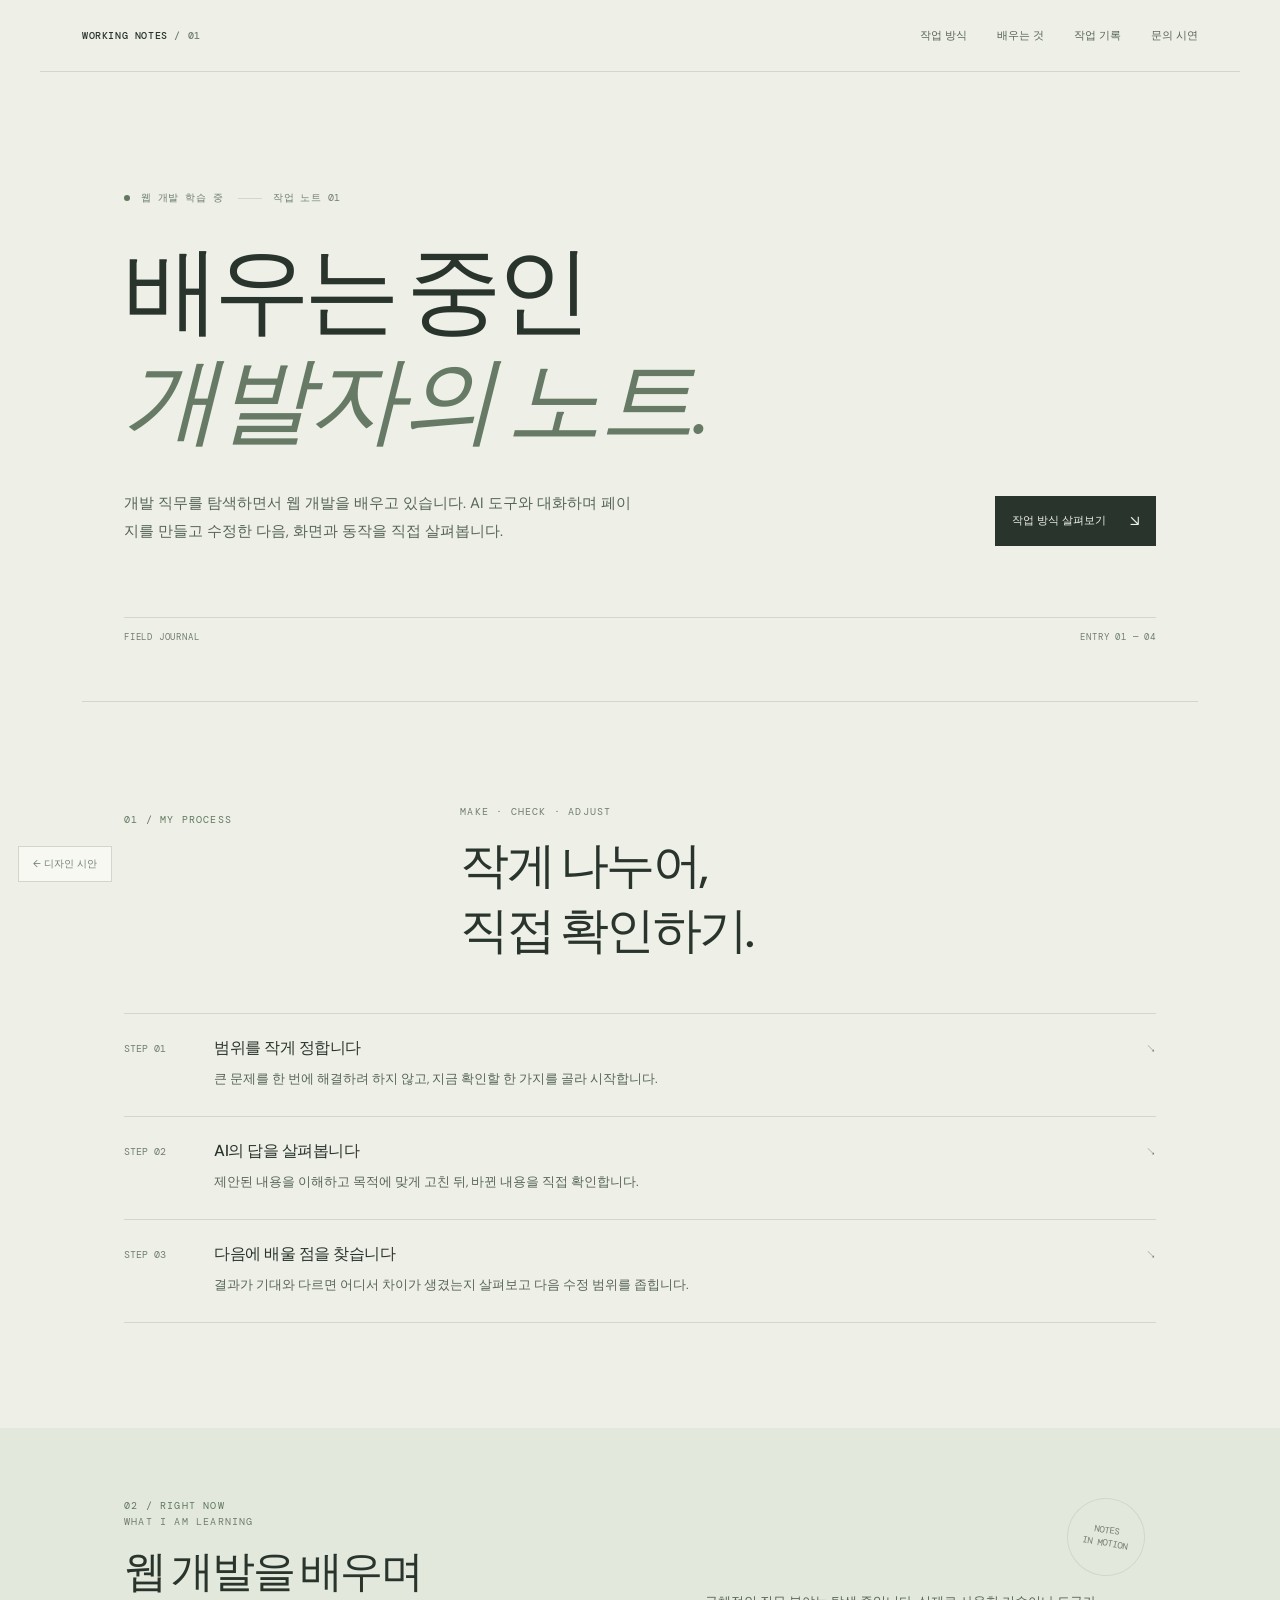
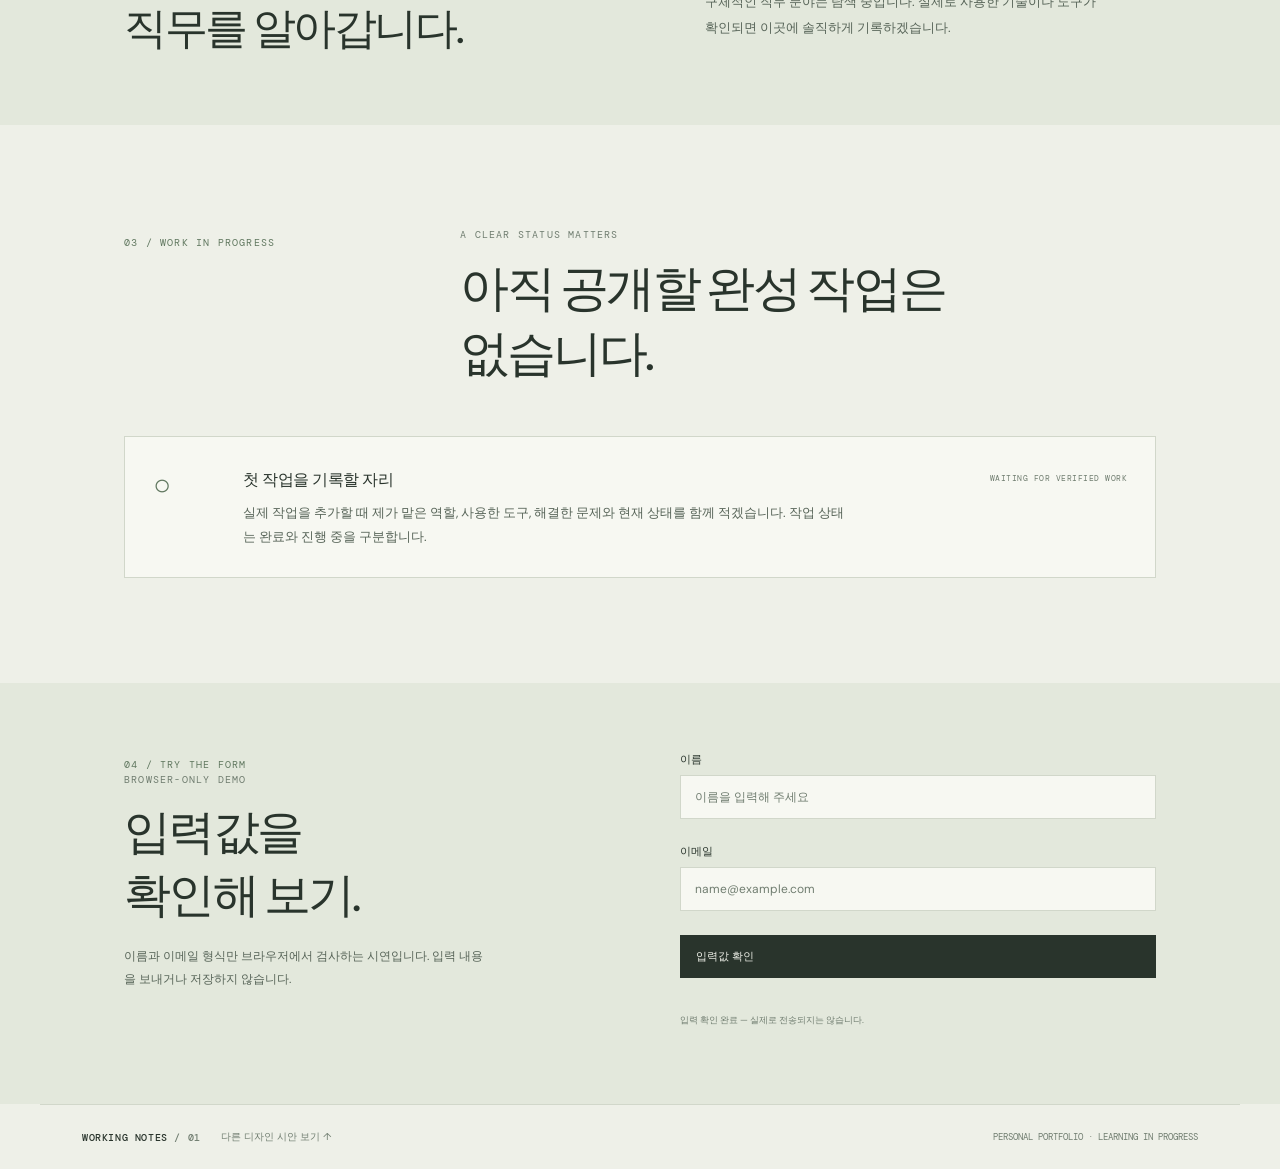
<file: index.html>
<!doctype html>
<html lang="ko"><head><meta charset="utf-8"><meta name="viewport" content="width=device-width, initial-scale=1"><meta name="theme-color" content="#eef0e8"><meta name="description" content="웹 개발을 배우며 만드는 과정과 문제를 해결하는 방식을 기록합니다."><title>배움의 현장 노트 — 포트폴리오</title><link rel="stylesheet" href="styles.css"><script defer src="script.js"></script></head>
<body class="portfolio theme-moss"><a class="back-link" href="designs.html">← 디자인 시안</a><header class="site-header"><a class="wordmark" href="#top">WORKING NOTES <span>/ 01</span></a><nav aria-label="주요 메뉴"><a href="#process">작업 방식</a><a href="#learning">배우는 것</a><a href="#work">작업 기록</a><a href="#contact">문의 시연</a></nav></header>
<main id="top"><section class="hero section-shell"><div class="hero-kicker"><span class="status-dot"></span> 웹 개발 학습 중 <span class="kicker-rule"></span> 작업 노트 01</div><h1>배우는 중인<br><em>개발자의 노트.</em></h1><div class="hero-bottom"><p>개발 직무를 탐색하면서 웹 개발을 배우고 있습니다. AI 도구와 대화하며 페이지를 만들고 수정한 다음, 화면과 동작을 직접 살펴봅니다.</p><a class="primary-link" href="#process">작업 방식 살펴보기 <span>↘</span></a></div><div class="hero-index">FIELD JOURNAL <span>ENTRY 01 — 04</span></div></section>
<section class="content-section section-shell" id="process"><div class="section-heading"><span class="section-index">01 / MY PROCESS</span><div><p class="eyebrow">MAKE · CHECK · ADJUST</p><h2>작게 나누어,<br>직접 확인하기.</h2></div></div><div class="process-list"><article class="process-row"><span class="row-num">STEP 01</span><div><h3>범위를 작게 정합니다</h3><p>큰 문제를 한 번에 해결하려 하지 않고, 지금 확인할 한 가지를 골라 시작합니다.</p></div><span class="row-mark">↘</span></article><article class="process-row"><span class="row-num">STEP 02</span><div><h3>AI의 답을 살펴봅니다</h3><p>제안된 내용을 이해하고 목적에 맞게 고친 뒤, 바뀐 내용을 직접 확인합니다.</p></div><span class="row-mark">↘</span></article><article class="process-row"><span class="row-num">STEP 03</span><div><h3>다음에 배울 점을 찾습니다</h3><p>결과가 기대와 다르면 어디서 차이가 생겼는지 살펴보고 다음 수정 범위를 좁힙니다.</p></div><span class="row-mark">↘</span></article></div></section>
<section class="learning-section"><div class="section-shell learning-inner" id="learning"><div><span class="section-index">02 / RIGHT NOW</span><p class="eyebrow">WHAT I AM LEARNING</p><h2>웹 개발을 배우며<br>직무를 알아갑니다.</h2></div><p class="learning-copy">구체적인 직무 분야는 탐색 중입니다. 실제로 사용한 기술이나 도구가 확인되면 이곳에 솔직하게 기록하겠습니다.</p><span class="learning-stamp">NOTES<br>IN MOTION</span></div></section>
<section class="content-section section-shell" id="work"><div class="section-heading"><span class="section-index">03 / WORK IN PROGRESS</span><div><p class="eyebrow">A CLEAR STATUS MATTERS</p><h2>아직 공개할 완성 작업은<br>없습니다.</h2></div></div><div class="empty-state"><span class="empty-mark">○</span><div><h3>첫 작업을 기록할 자리</h3><p>실제 작업을 추가할 때 제가 맡은 역할, 사용한 도구, 해결한 문제와 현재 상태를 함께 적겠습니다. 작업 상태는 완료와 진행 중을 구분합니다.</p></div><span class="empty-caption">WAITING FOR VERIFIED WORK</span></div></section>
<section class="contact-section" id="contact"><div class="section-shell contact-grid"><div><span class="section-index">04 / TRY THE FORM</span><p class="eyebrow">BROWSER-ONLY DEMO</p><h2>입력값을<br>확인해 보기.</h2><p class="contact-copy">이름과 이메일 형식만 브라우저에서 검사하는 시연입니다. 입력 내용을 보내거나 저장하지 않습니다.</p></div><form class="contact-form" novalidate><label for="name">이름</label><input id="name" name="name" autocomplete="name" required minlength="2" placeholder="이름을 입력해 주세요"><span class="field-error" data-error="name"></span><label for="email">이메일</label><input id="email" name="email" type="email" autocomplete="email" required placeholder="name@example.com"><span class="field-error" data-error="email"></span><button type="submit">입력값 확인</button><p class="form-message" role="status" aria-live="polite"></p><p class="privacy-note">입력 확인 완료 — 실제로 전송되지는 않습니다.</p></form></div></section></main>
<footer class="site-footer"><a class="wordmark" href="#top">WORKING NOTES <span>/ 01</span></a><a href="designs.html">다른 디자인 시안 보기 ↑</a><span>PERSONAL PORTFOLIO · LEARNING IN PROGRESS</span></footer></body></html>
</file>
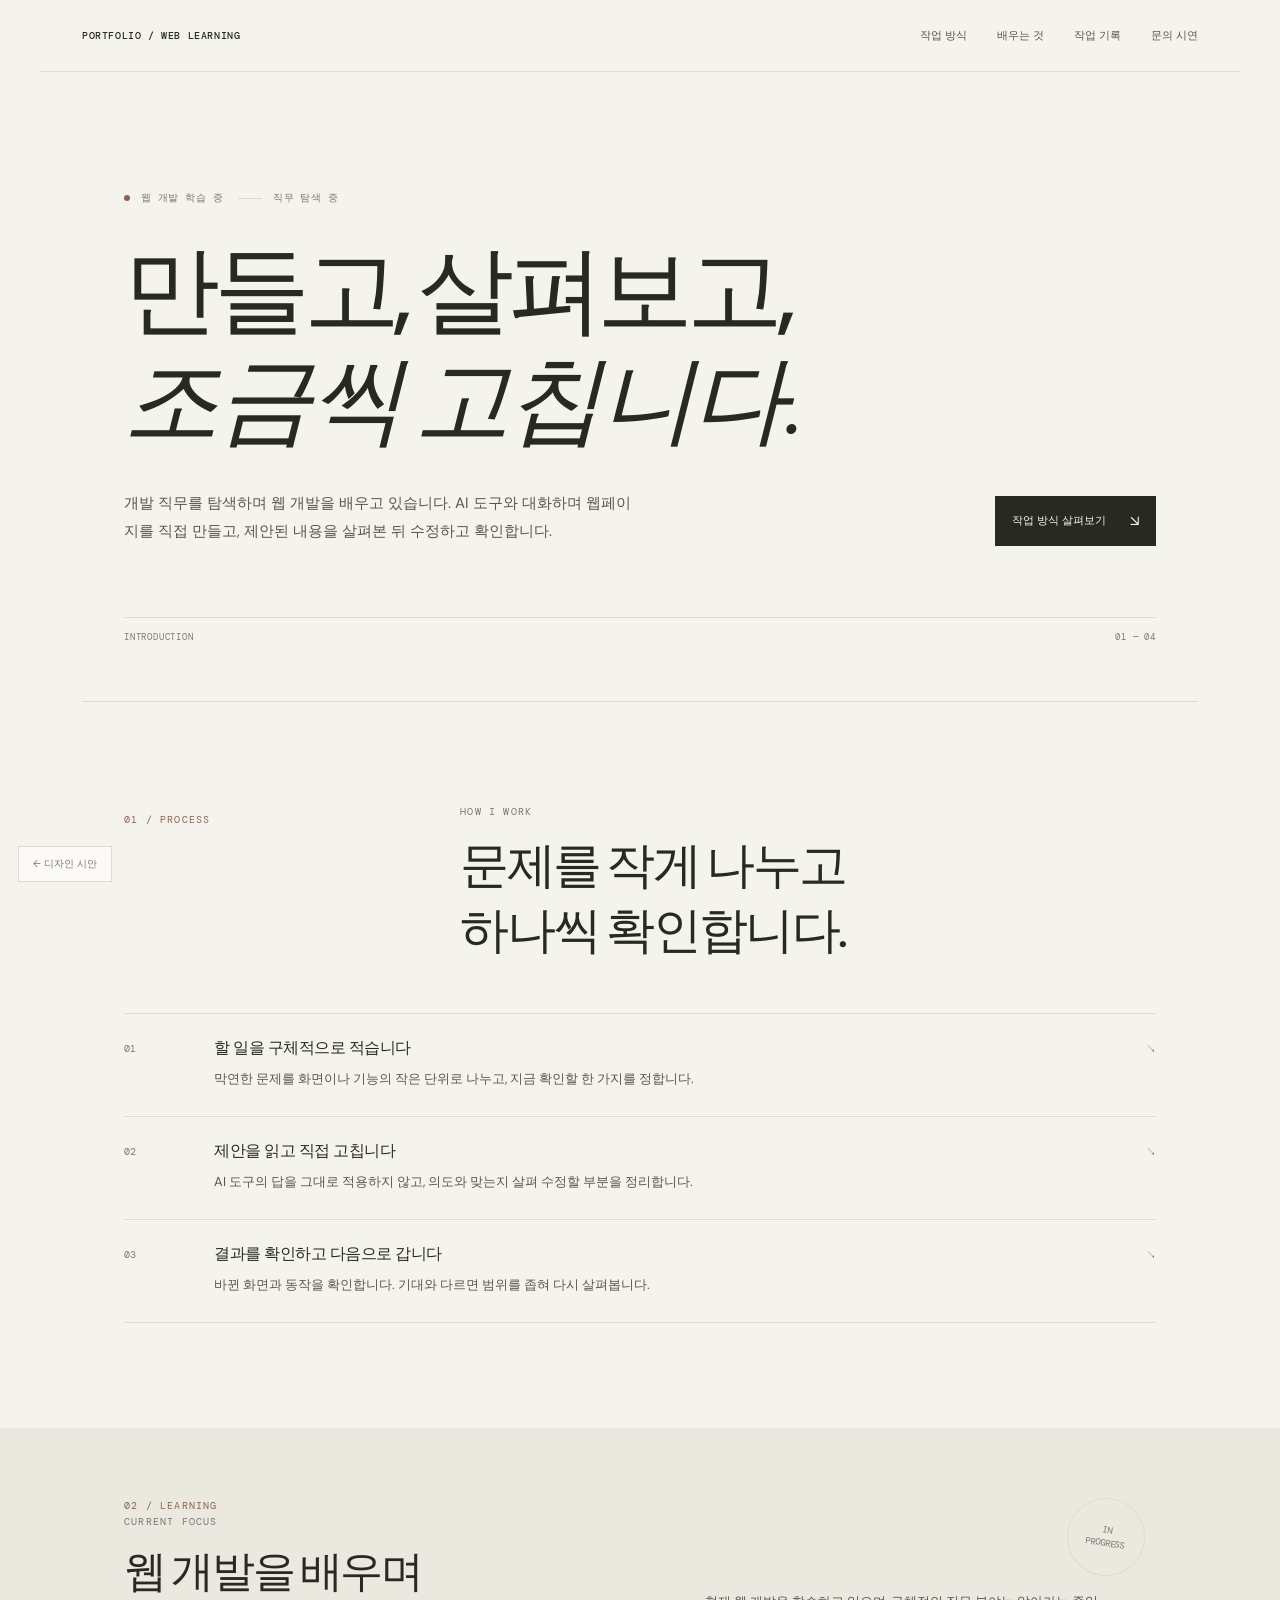
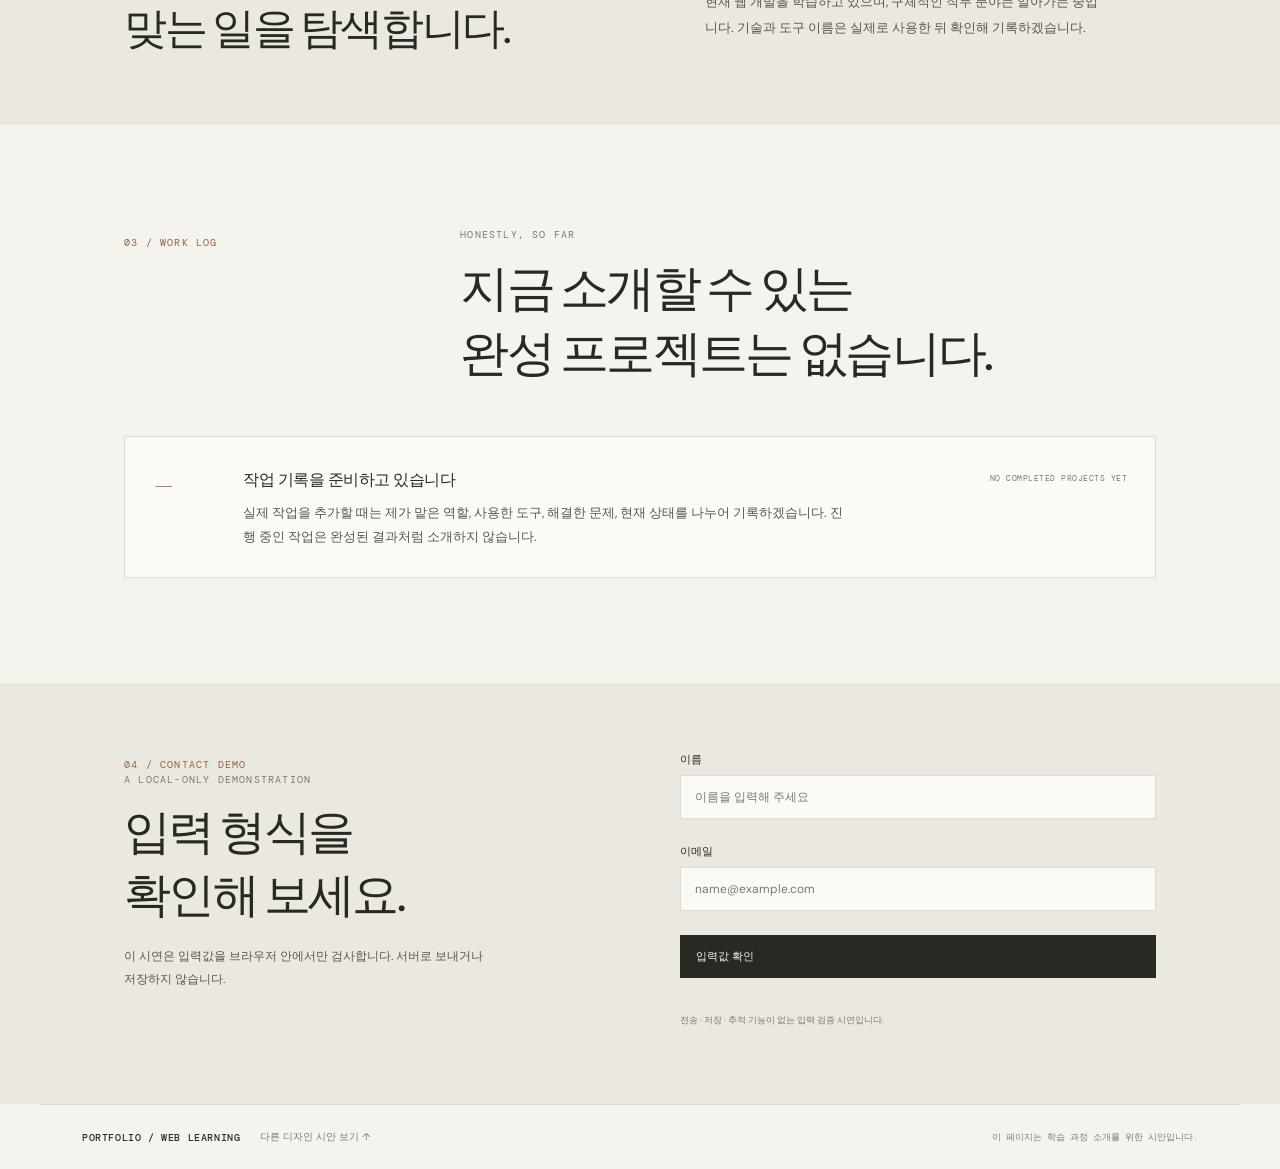
<file: concept-01.html>
<!doctype html>
<html lang="ko"><head><meta charset="utf-8"><meta name="viewport" content="width=device-width, initial-scale=1"><meta name="theme-color" content="#f5f3ed"><meta name="description" content="웹 개발을 배우며 만드는 과정과 문제를 해결하는 방식을 기록합니다."><title>종이 위의 기록 — 포트폴리오</title><link rel="stylesheet" href="styles.css"><script defer src="script.js"></script></head>
<body class="portfolio theme-paper">
  <a class="back-link" href="designs.html">← 디자인 시안</a>
  <header class="site-header"><a class="wordmark" href="#top">PORTFOLIO / WEB LEARNING</a><nav aria-label="주요 메뉴"><a href="#process">작업 방식</a><a href="#learning">배우는 것</a><a href="#work">작업 기록</a><a href="#contact">문의 시연</a></nav></header>
  <main id="top">
    <section class="hero section-shell"><div class="hero-kicker"><span class="status-dot"></span> 웹 개발 학습 중 <span class="kicker-rule"></span> 직무 탐색 중</div><h1>만들고, 살펴보고,<br><em>조금씩 고칩니다.</em></h1><div class="hero-bottom"><p>개발 직무를 탐색하며 웹 개발을 배우고 있습니다. AI 도구와 대화하며 웹페이지를 직접 만들고, 제안된 내용을 살펴본 뒤 수정하고 확인합니다.</p><a class="primary-link" href="#process">작업 방식 살펴보기 <span>↘</span></a></div><div class="hero-index">INTRODUCTION <span>01 — 04</span></div></section>
    <section class="content-section section-shell" id="process"><div class="section-heading"><span class="section-index">01 / PROCESS</span><div><p class="eyebrow">HOW I WORK</p><h2>문제를 작게 나누고<br>하나씩 확인합니다.</h2></div></div><div class="process-list"><article class="process-row"><span class="row-num">01</span><div><h3>할 일을 구체적으로 적습니다</h3><p>막연한 문제를 화면이나 기능의 작은 단위로 나누고, 지금 확인할 한 가지를 정합니다.</p></div><span class="row-mark">↘</span></article><article class="process-row"><span class="row-num">02</span><div><h3>제안을 읽고 직접 고칩니다</h3><p>AI 도구의 답을 그대로 적용하지 않고, 의도와 맞는지 살펴 수정할 부분을 정리합니다.</p></div><span class="row-mark">↘</span></article><article class="process-row"><span class="row-num">03</span><div><h3>결과를 확인하고 다음으로 갑니다</h3><p>바뀐 화면과 동작을 확인합니다. 기대와 다르면 범위를 좁혀 다시 살펴봅니다.</p></div><span class="row-mark">↘</span></article></div></section>
    <section class="learning-section"><div class="section-shell learning-inner" id="learning"><div><span class="section-index">02 / LEARNING</span><p class="eyebrow">CURRENT FOCUS</p><h2>웹 개발을 배우며<br>맞는 일을 탐색합니다.</h2></div><p class="learning-copy">현재 웹 개발을 학습하고 있으며, 구체적인 직무 분야는 알아가는 중입니다. 기술과 도구 이름은 실제로 사용한 뒤 확인해 기록하겠습니다.</p><span class="learning-stamp">IN<br>PROGRESS</span></div></section>
    <section class="content-section section-shell" id="work"><div class="section-heading"><span class="section-index">03 / WORK LOG</span><div><p class="eyebrow">HONESTLY, SO FAR</p><h2>지금 소개할 수 있는<br>완성 프로젝트는 없습니다.</h2></div></div><div class="empty-state"><span class="empty-mark">—</span><div><h3>작업 기록을 준비하고 있습니다</h3><p>실제 작업을 추가할 때는 제가 맡은 역할, 사용한 도구, 해결한 문제, 현재 상태를 나누어 기록하겠습니다. 진행 중인 작업은 완성된 결과처럼 소개하지 않습니다.</p></div><span class="empty-caption">NO COMPLETED PROJECTS YET</span></div></section>
    <section class="contact-section" id="contact"><div class="section-shell contact-grid"><div><span class="section-index">04 / CONTACT DEMO</span><p class="eyebrow">A LOCAL-ONLY DEMONSTRATION</p><h2>입력 형식을<br>확인해 보세요.</h2><p class="contact-copy">이 시연은 입력값을 브라우저 안에서만 검사합니다. 서버로 보내거나 저장하지 않습니다.</p></div><form class="contact-form" novalidate><label for="name">이름</label><input id="name" name="name" autocomplete="name" required minlength="2" placeholder="이름을 입력해 주세요"><span class="field-error" data-error="name"></span><label for="email">이메일</label><input id="email" name="email" type="email" autocomplete="email" required placeholder="name@example.com"><span class="field-error" data-error="email"></span><button type="submit">입력값 확인</button><p class="form-message" role="status" aria-live="polite"></p><p class="privacy-note">전송 · 저장 · 추적 기능이 없는 입력 검증 시연입니다.</p></form></div></section>
  </main><footer class="site-footer"><a class="wordmark" href="#top">PORTFOLIO / WEB LEARNING</a><a href="designs.html">다른 디자인 시안 보기 ↑</a><span>이 페이지는 학습 과정 소개를 위한 시안입니다.</span></footer>
</body></html>
</file>
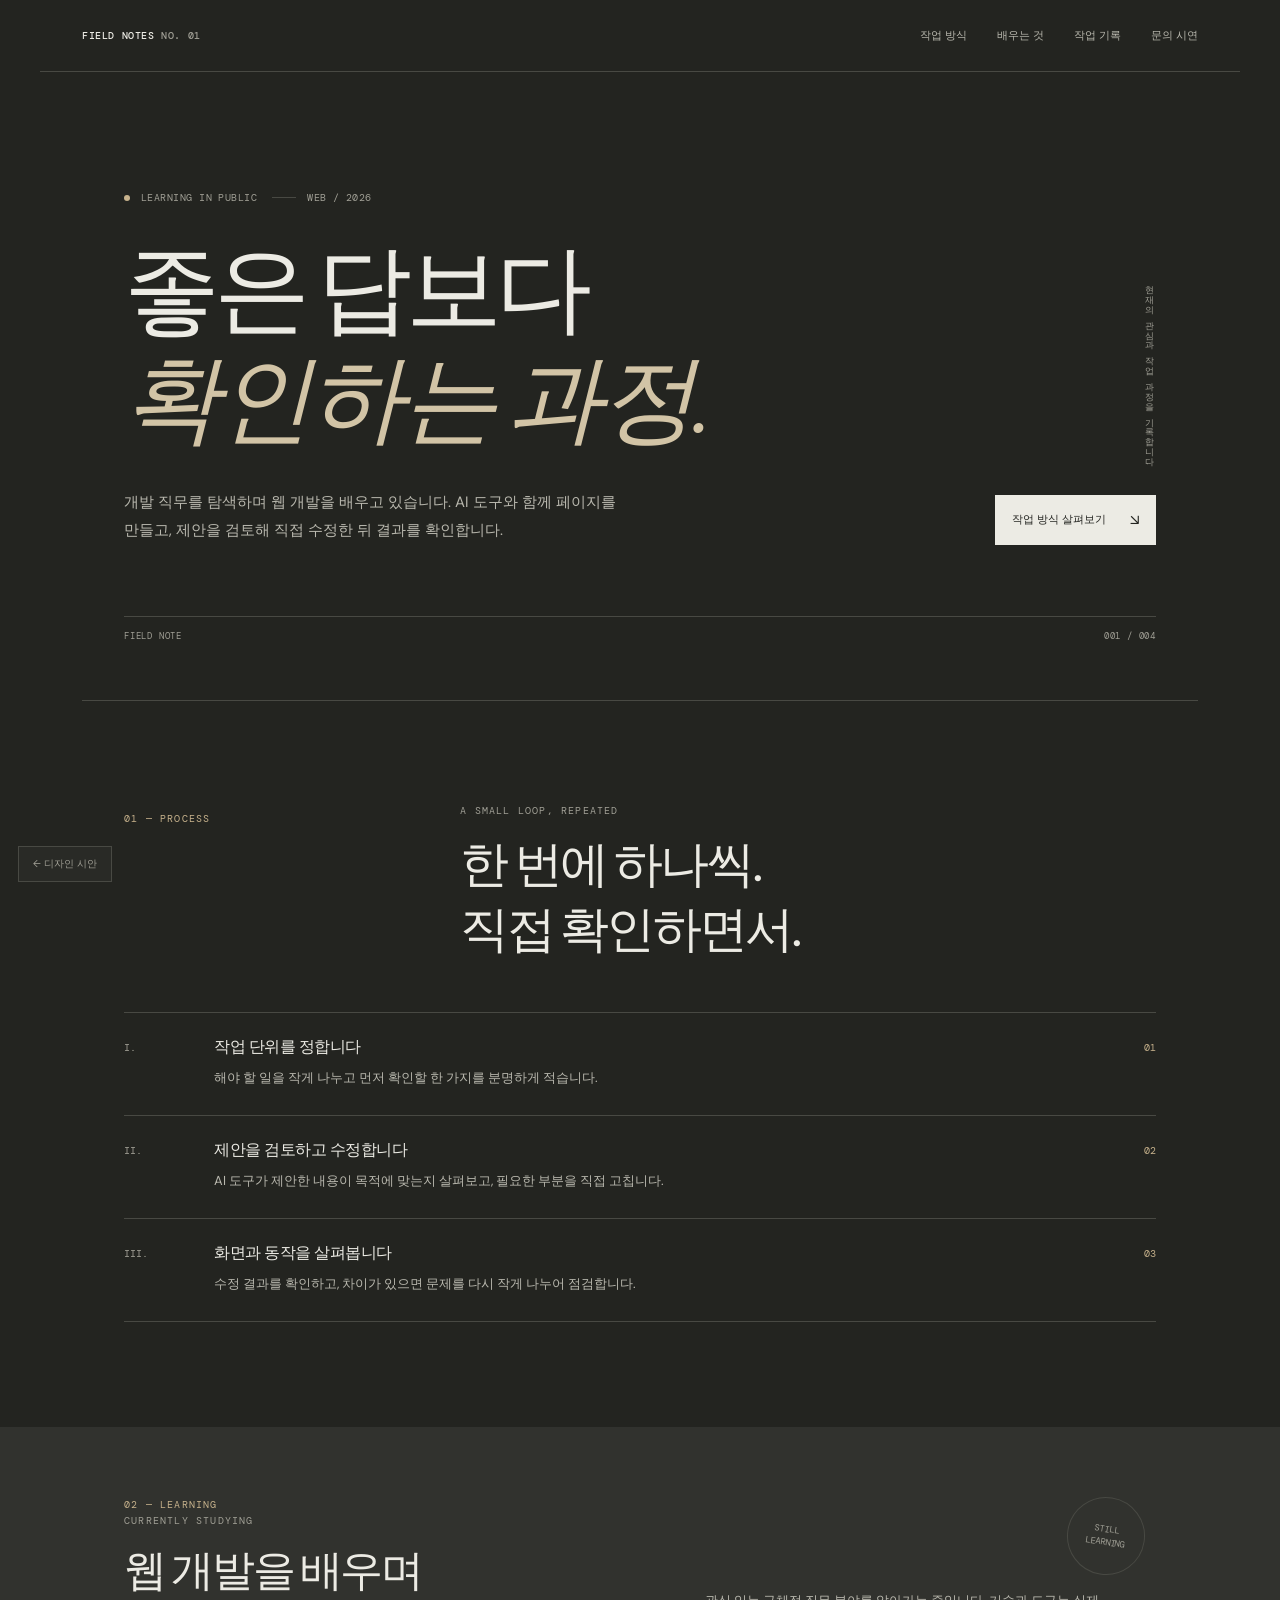
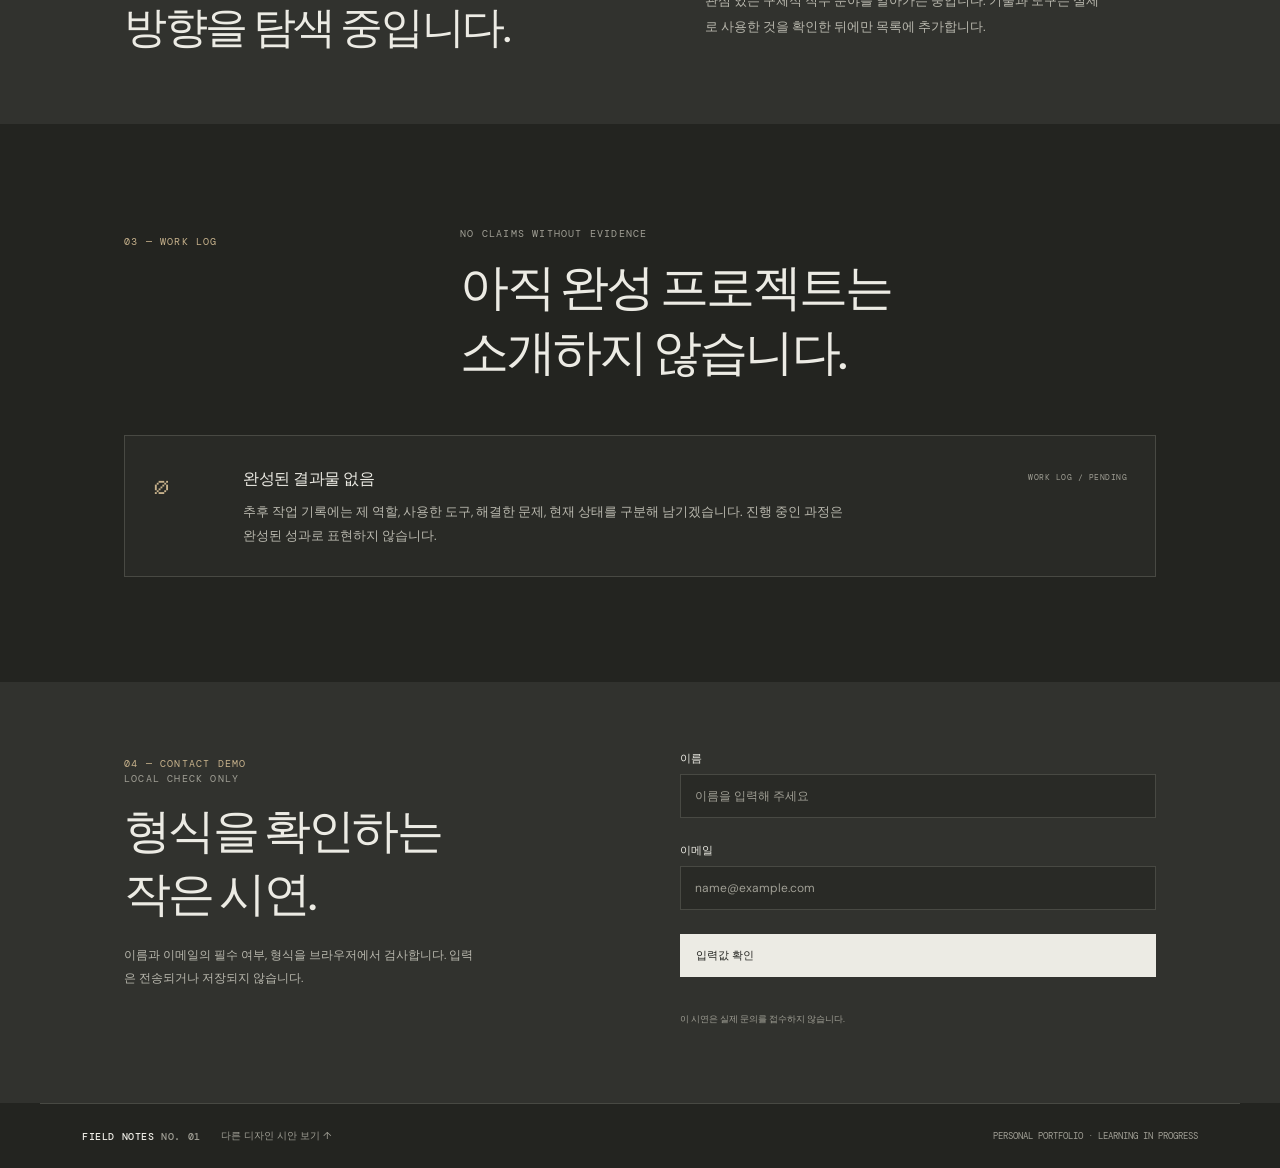
<file: concept-02.html>
<!doctype html>
<html lang="ko"><head><meta charset="utf-8"><meta name="viewport" content="width=device-width, initial-scale=1"><meta name="theme-color" content="#20211f"><meta name="description" content="웹 개발을 배우며 만드는 과정과 문제를 해결하는 방식을 기록합니다."><title>잉크와 활자 — 포트폴리오</title><link rel="stylesheet" href="styles.css"><script defer src="script.js"></script></head>
<body class="portfolio theme-ink"><a class="back-link" href="designs.html">← 디자인 시안</a><header class="site-header"><a class="wordmark" href="#top">FIELD NOTES <span>NO. 01</span></a><nav aria-label="주요 메뉴"><a href="#process">작업 방식</a><a href="#learning">배우는 것</a><a href="#work">작업 기록</a><a href="#contact">문의 시연</a></nav></header>
<main id="top"><section class="hero section-shell"><div class="hero-kicker"><span class="status-dot"></span> LEARNING IN PUBLIC <span class="kicker-rule"></span> WEB / 2026</div><h1>좋은 답보다<br><em>확인하는 과정.</em></h1><div class="hero-bottom"><p>개발 직무를 탐색하며 웹 개발을 배우고 있습니다. AI 도구와 함께 페이지를 만들고, 제안을 검토해 직접 수정한 뒤 결과를 확인합니다.</p><a class="primary-link" href="#process">작업 방식 살펴보기 <span>↘</span></a></div><div class="hero-index">FIELD NOTE <span>001 / 004</span></div><span class="hero-side-note">현재의 관심과 작업 과정을 기록합니다.</span></section>
<section class="content-section section-shell" id="process"><div class="section-heading"><span class="section-index">01 — PROCESS</span><div><p class="eyebrow">A SMALL LOOP, REPEATED</p><h2>한 번에 하나씩.<br>직접 확인하면서.</h2></div></div><div class="process-list"><article class="process-row"><span class="row-num">I.</span><div><h3>작업 단위를 정합니다</h3><p>해야 할 일을 작게 나누고 먼저 확인할 한 가지를 분명하게 적습니다.</p></div><span class="row-mark">01</span></article><article class="process-row"><span class="row-num">II.</span><div><h3>제안을 검토하고 수정합니다</h3><p>AI 도구가 제안한 내용이 목적에 맞는지 살펴보고, 필요한 부분을 직접 고칩니다.</p></div><span class="row-mark">02</span></article><article class="process-row"><span class="row-num">III.</span><div><h3>화면과 동작을 살펴봅니다</h3><p>수정 결과를 확인하고, 차이가 있으면 문제를 다시 작게 나누어 점검합니다.</p></div><span class="row-mark">03</span></article></div></section>
<section class="learning-section"><div class="section-shell learning-inner" id="learning"><div><span class="section-index">02 — LEARNING</span><p class="eyebrow">CURRENTLY STUDYING</p><h2>웹 개발을 배우며<br>방향을 탐색 중입니다.</h2></div><p class="learning-copy">관심 있는 구체적 직무 분야를 알아가는 중입니다. 기술과 도구는 실제로 사용한 것을 확인한 뒤에만 목록에 추가합니다.</p><span class="learning-stamp">STILL<br>LEARNING</span></div></section>
<section class="content-section section-shell" id="work"><div class="section-heading"><span class="section-index">03 — WORK LOG</span><div><p class="eyebrow">NO CLAIMS WITHOUT EVIDENCE</p><h2>아직 완성 프로젝트는<br>소개하지 않습니다.</h2></div></div><div class="empty-state"><span class="empty-mark">∅</span><div><h3>완성된 결과물 없음</h3><p>추후 작업 기록에는 제 역할, 사용한 도구, 해결한 문제, 현재 상태를 구분해 남기겠습니다. 진행 중인 과정은 완성된 성과로 표현하지 않습니다.</p></div><span class="empty-caption">WORK LOG / PENDING</span></div></section>
<section class="contact-section" id="contact"><div class="section-shell contact-grid"><div><span class="section-index">04 — CONTACT DEMO</span><p class="eyebrow">LOCAL CHECK ONLY</p><h2>형식을 확인하는<br>작은 시연.</h2><p class="contact-copy">이름과 이메일의 필수 여부, 형식을 브라우저에서 검사합니다. 입력은 전송되거나 저장되지 않습니다.</p></div><form class="contact-form" novalidate><label for="name">이름</label><input id="name" name="name" autocomplete="name" required minlength="2" placeholder="이름을 입력해 주세요"><span class="field-error" data-error="name"></span><label for="email">이메일</label><input id="email" name="email" type="email" autocomplete="email" required placeholder="name@example.com"><span class="field-error" data-error="email"></span><button type="submit">입력값 확인</button><p class="form-message" role="status" aria-live="polite"></p><p class="privacy-note">이 시연은 실제 문의를 접수하지 않습니다.</p></form></div></section></main>
<footer class="site-footer"><a class="wordmark" href="#top">FIELD NOTES <span>NO. 01</span></a><a href="designs.html">다른 디자인 시안 보기 ↑</a><span>PERSONAL PORTFOLIO · LEARNING IN PROGRESS</span></footer></body></html>
</file>
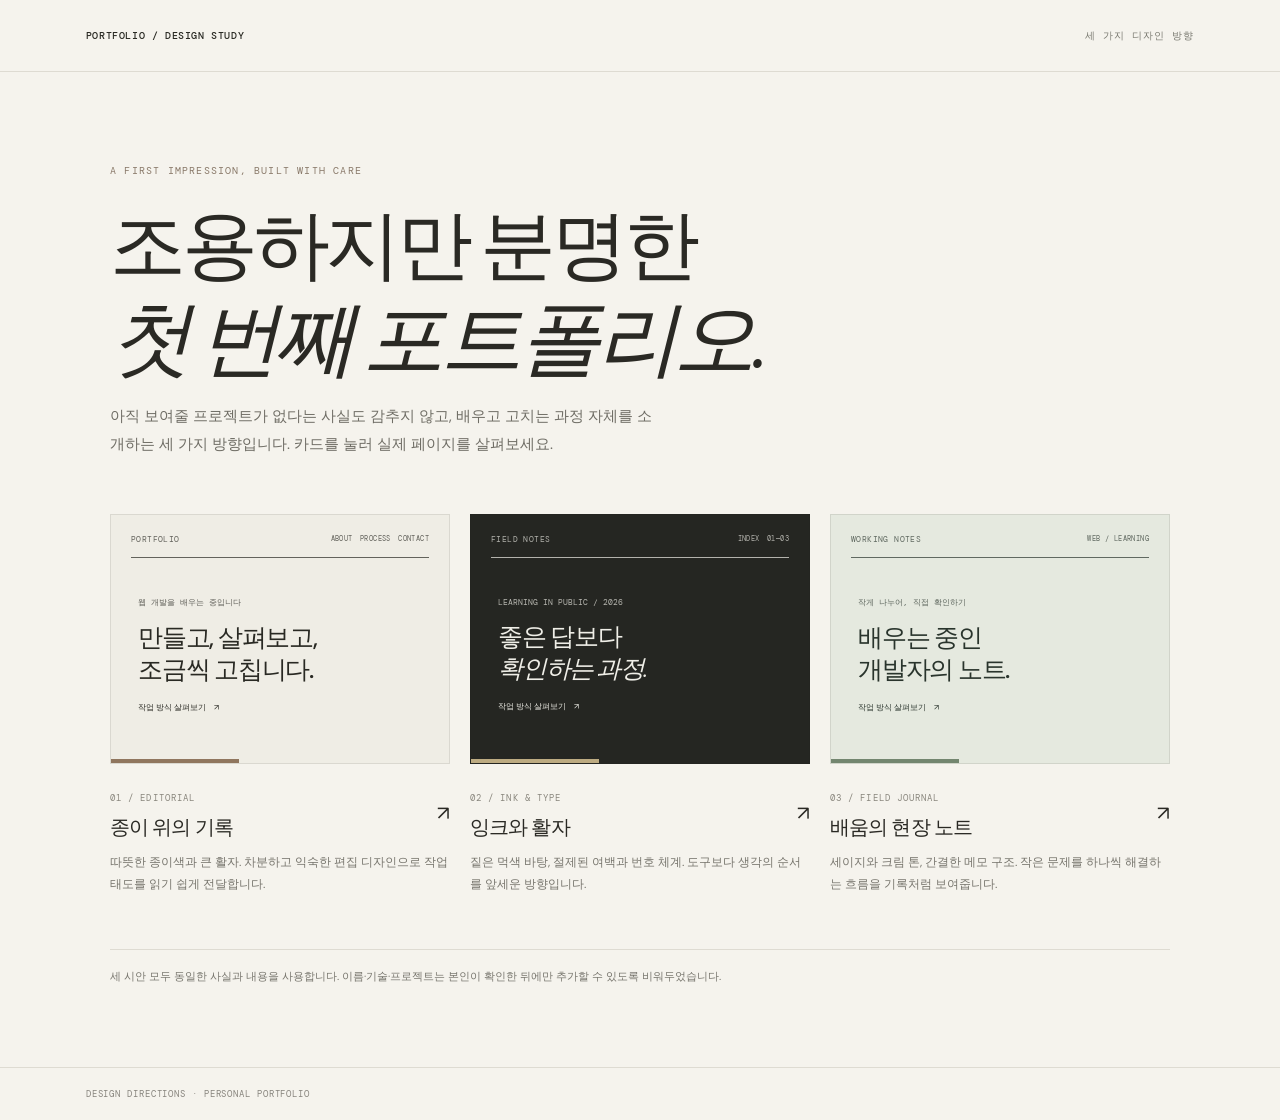
<file: designs.html>
<!doctype html>
<html lang="ko">
<head>
  <meta charset="utf-8">
  <meta name="viewport" content="width=device-width, initial-scale=1">
  <meta name="theme-color" content="#f5f3ed">
  <meta name="description" content="웹 개발을 배우며 문제를 작은 단위로 해결하는 과정을 담은 포트폴리오 디자인 시안 세 가지입니다.">
  <title>포트폴리오 디자인 시안</title>
  <link rel="stylesheet" href="styles.css">
</head>
<body class="gallery-page">
  <header class="gallery-top"><a class="wordmark" href="index.html">PORTFOLIO / DESIGN STUDY</a><span>세 가지 디자인 방향</span></header>
  <main class="gallery-wrap">
    <p class="eyebrow">A FIRST IMPRESSION, BUILT WITH CARE</p>
    <h1>조용하지만 분명한<br><em>첫 번째 포트폴리오.</em></h1>
    <p class="gallery-intro">아직 보여줄 프로젝트가 없다는 사실도 감추지 않고, 배우고 고치는 과정 자체를 소개하는 세 가지 방향입니다. 카드를 눌러 실제 페이지를 살펴보세요.</p>
    <section class="design-grid" aria-label="포트폴리오 디자인 시안">
      <a class="design-card paper-card" href="concept-01.html">
        <div class="preview preview-paper"><div class="preview-bar">PORTFOLIO <span>ABOUT　PROCESS　CONTACT</span></div><div class="preview-content"><small>웹 개발을 배우는 중입니다</small><strong>만들고, 살펴보고,<br>조금씩 고칩니다.</strong><i>작업 방식 살펴보기　↗</i></div><div class="preview-line"></div></div>
        <div class="design-meta"><div><span class="concept-number">01 / EDITORIAL</span><h2>종이 위의 기록</h2></div><span class="arrow" aria-hidden="true">↗</span></div>
        <p>따뜻한 종이색과 큰 활자. 차분하고 익숙한 편집 디자인으로 작업 태도를 읽기 쉽게 전달합니다.</p>
      </a>
      <a class="design-card ink-card" href="concept-02.html">
        <div class="preview preview-ink"><div class="preview-bar">FIELD NOTES <span>INDEX　01—03</span></div><div class="preview-content"><small>LEARNING IN PUBLIC / 2026</small><strong>좋은 답보다<br><em>확인하는 과정.</em></strong><i>작업 방식 살펴보기　↗</i></div><div class="preview-line"></div></div>
        <div class="design-meta"><div><span class="concept-number">02 / INK & TYPE</span><h2>잉크와 활자</h2></div><span class="arrow" aria-hidden="true">↗</span></div>
        <p>짙은 먹색 바탕, 절제된 여백과 번호 체계. 도구보다 생각의 순서를 앞세운 방향입니다.</p>
      </a>
      <a class="design-card moss-card" href="index.html">
        <div class="preview preview-moss"><div class="preview-bar">WORKING NOTES <span>WEB / LEARNING</span></div><div class="preview-content"><small>작게 나누어, 직접 확인하기</small><strong>배우는 중인<br>개발자의 노트.</strong><i>작업 방식 살펴보기　↗</i></div><div class="preview-line"></div></div>
        <div class="design-meta"><div><span class="concept-number">03 / FIELD JOURNAL</span><h2>배움의 현장 노트</h2></div><span class="arrow" aria-hidden="true">↗</span></div>
        <p>세이지와 크림 톤, 간결한 메모 구조. 작은 문제를 하나씩 해결하는 흐름을 기록처럼 보여줍니다.</p>
      </a>
    </section>
    <p class="gallery-note">세 시안 모두 동일한 사실과 내용을 사용합니다. 이름·기술·프로젝트는 본인이 확인한 뒤에만 추가할 수 있도록 비워두었습니다.</p>
  </main>
  <footer class="gallery-footer">DESIGN DIRECTIONS · PERSONAL PORTFOLIO</footer>
</body>
</html>
</file>
<file: styles.css>
@import url('https://fonts.googleapis.com/css2?family=DM+Mono:wght@400;500&family=DM+Sans:wght@400;500;600;700&family=Instrument+Serif:ital@0;1&display=swap');
:root{--sans:'DM Sans','Pretendard','Apple SD Gothic Neo',sans-serif;--serif:'Instrument Serif','Noto Serif KR',serif;--mono:'DM Mono',monospace;--ink:#292923;--muted:#797970;--line:#dedbd2;--paper:#f5f3ed;--white:#fbfaf6;--accent:#8f624c;--canvas:#f5f3ed;--surface:#fbfaf6;--dark:#292923;--copy:#52524b;--border:#dedbd2;--soft:#ebe8df;--quiet:#797970;--tag:#eee8de}
*{box-sizing:border-box}html{scroll-behavior:smooth;scroll-padding-top:80px}body{margin:0;background:var(--canvas);color:var(--dark);font-family:var(--sans);-webkit-font-smoothing:antialiased}a{color:inherit;text-decoration:none}button,input{font:inherit}.gallery-page{--canvas:#f5f3ed;color:#2a2924}.gallery-top,.site-header,.site-footer{display:flex;align-items:center;justify-content:space-between}.gallery-top{height:72px;padding:0 6.7vw;border-bottom:1px solid var(--line);font-size:11px;color:var(--muted)}.wordmark{font:500 10px var(--mono);letter-spacing:.06em;color:var(--dark)}.gallery-top>span{font:10px var(--mono);letter-spacing:.1em}.gallery-wrap{max-width:1120px;margin:auto;padding:82px 30px 70px}.eyebrow,.section-index,.concept-number{font:10px var(--mono);letter-spacing:.12em}.gallery-wrap>.eyebrow{color:#897969}.gallery-wrap h1{font-size:clamp(42px,6vw,76px);line-height:1.17;letter-spacing:-.055em;font-weight:500;margin:25px 0 15px}.gallery-wrap h1 em{font-family:var(--serif);font-size:1.08em;font-weight:400}.gallery-intro{max-width:550px;color:#6f6d65;font-size:15px;line-height:1.9;margin:0 0 55px}.design-grid{display:grid;grid-template-columns:repeat(3,minmax(0,1fr));gap:20px}.design-card{display:block;min-width:0}.preview{height:250px;padding:19px 20px;position:relative;overflow:hidden;border:1px solid rgba(30,30,25,.1);transition:transform .25s,border-color .25s}.design-card:hover .preview{transform:translateY(-4px);border-color:rgba(30,30,25,.32)}.preview-paper{background:#efede5;color:#292923}.preview-ink{background:#252622;color:#efeee7}.preview-moss{background:#e5e9df;color:#29342c}.preview-bar{display:flex;justify-content:space-between;font:8px var(--mono);letter-spacing:.05em;opacity:.7;border-bottom:1px solid currentColor;padding-bottom:13px}.preview-bar span{font-size:7px}.preview-content{position:absolute;top:82px;left:27px}.preview-content small{display:block;font:8px var(--mono);margin-bottom:14px;opacity:.72}.preview-content strong{font-size:25px;line-height:1.28;letter-spacing:-.05em;font-weight:500}.preview-content strong em{font-family:var(--serif);font-weight:400}.preview-content i{display:block;font-style:normal;font-size:8px;margin-top:16px}.preview-line{position:absolute;bottom:0;left:0;width:38%;height:4px;background:#90765e}.preview-ink .preview-line{background:#bdab82}.preview-moss .preview-line{background:#73866f}.design-meta{display:flex;justify-content:space-between;align-items:center;margin-top:21px}.concept-number{font-size:9px;color:#89867d}.design-meta h2{font-size:20px;letter-spacing:-.045em;font-weight:500;margin:8px 0 0}.arrow{font-size:20px;transition:transform .2s}.design-card:hover .arrow{transform:translate(3px,-3px)}.design-card>p{font-size:12px;line-height:1.8;color:#77756d;margin:11px 0}.gallery-note{border-top:1px solid var(--line);margin-top:43px;padding-top:17px;color:#77756d;font-size:11px;line-height:1.7}.gallery-footer{padding:20px 6.7vw;border-top:1px solid var(--line);color:#87847d;font:9px var(--mono);letter-spacing:.1em}.portfolio{background:var(--canvas);color:var(--dark)}.theme-paper{--canvas:#f5f3ed;--surface:#fbfaf6;--dark:#292923;--copy:#57574f;--border:#dedbd2;--soft:#ebe8df;--quiet:#797970;--accent:#8f624c;--tag:#eee8de}.theme-ink{--canvas:#232420;--surface:#292a26;--dark:#ecebe4;--copy:#b9b8ae;--border:#484943;--soft:#31322e;--quiet:#a09f95;--accent:#c7b28c;--tag:#393a34}.theme-moss{--canvas:#eef0e8;--surface:#f7f8f2;--dark:#29342c;--copy:#576458;--border:#d1d7ca;--soft:#e3e8dc;--quiet:#707d70;--accent:#617860;--tag:#e2e8dd}.back-link{position:fixed;z-index:5;bottom:18px;left:18px;padding:10px 14px;background:var(--surface);border:1px solid var(--border);font-size:10px;color:var(--quiet)}.site-header{max-width:1200px;margin:auto;padding:28px 42px;border-bottom:1px solid var(--border)}.site-header .wordmark span,.site-footer .wordmark span{color:var(--quiet)}.site-header nav{display:flex;gap:30px}.site-header nav a{font-size:11px;color:var(--copy)}.site-header nav a:hover,.site-footer>a:hover{color:var(--accent)}.section-shell{max-width:1116px;margin:auto;padding-left:42px;padding-right:42px}.hero{position:relative;padding-top:119px;padding-bottom:58px;border-bottom:1px solid var(--border)}.hero-kicker{display:flex;align-items:center;gap:11px;color:var(--quiet);font:10px var(--mono);letter-spacing:.045em}.status-dot{width:6px;height:6px;border-radius:50%;background:var(--accent)}.kicker-rule{height:1px;width:24px;background:var(--border);margin-left:4px}.hero h1{font-size:clamp(54px,8vw,96px);font-weight:500;line-height:1.15;letter-spacing:-.065em;margin:31px 0 32px}.hero h1 em{font-family:var(--serif);font-weight:400;letter-spacing:-.035em}.theme-ink .hero h1 em{color:#d2c4a6}.theme-moss .hero h1 em{color:#667a66}.hero-bottom{display:flex;justify-content:space-between;align-items:flex-end;gap:40px}.hero-bottom>p{max-width:510px;margin:0;color:var(--copy);font-size:15px;line-height:1.9}.primary-link{white-space:nowrap;display:inline-flex;gap:24px;align-items:center;padding:15px 17px;background:var(--dark);color:var(--canvas);font-size:11px;transition:gap .2s}.primary-link:hover{gap:31px}.primary-link span{font-size:15px}.hero-index{display:flex;justify-content:space-between;border-top:1px solid var(--border);padding-top:13px;margin-top:71px;color:var(--quiet);font:9px var(--mono);letter-spacing:.09em}.hero-side-note{position:absolute;right:42px;top:207px;writing-mode:vertical-rl;color:var(--quiet);font:9px var(--mono);letter-spacing:.1em}.content-section{padding-top:103px;padding-bottom:105px}.section-heading{display:grid;grid-template-columns:1fr 2.2fr;gap:20px;margin-bottom:50px}.section-index{color:var(--accent);padding-top:8px}.section-heading .eyebrow,.learning-inner .eyebrow,.contact-grid .eyebrow{color:var(--quiet);margin:0 0 15px}.section-heading h2,.learning-inner h2,.contact-grid h2{font-size:clamp(32px,4.2vw,49px);line-height:1.33;letter-spacing:-.055em;font-weight:500;margin:0}.process-row{display:grid;grid-template-columns:90px 1fr 50px;align-items:start;border-top:1px solid var(--border);padding:23px 0 25px}.process-row:last-child{border-bottom:1px solid var(--border)}.row-num,.row-mark{font:10px var(--mono);color:var(--quiet);padding-top:5px}.process-row h3,.empty-state h3{font-size:16px;letter-spacing:-.03em;font-weight:500;margin:0 0 8px}.process-row p,.empty-state p{font-size:13px;line-height:1.85;color:var(--copy);margin:0;max-width:640px}.row-mark{text-align:right;color:var(--accent)}.learning-section{background:var(--soft)}.learning-inner{position:relative;display:grid;grid-template-columns:1.2fr 1fr;gap:40px;padding-top:65px;padding-bottom:67px}.learning-inner .section-index{grid-column:1/-1}.learning-inner .eyebrow{margin-top:1px}.learning-inner h2{font-size:clamp(30px,3.7vw,43px)}.learning-copy{align-self:end;font-size:13px;line-height:2;color:var(--copy);max-width:395px;padding-bottom:4px}.learning-stamp{position:absolute;right:53px;top:70px;border:1px solid var(--border);border-radius:50%;width:78px;height:78px;display:flex;align-items:center;justify-content:center;text-align:center;color:var(--quiet);font:9px/1.5 var(--mono);transform:rotate(9deg)}.empty-state{display:grid;grid-template-columns:90px 1fr auto;align-items:start;padding:28px;background:var(--surface);border:1px solid var(--border)}.empty-mark{font:30px var(--serif);color:var(--accent)}.empty-state h3{margin:4px 0 10px}.empty-state p{max-width:610px}.empty-caption{font:8px var(--mono);letter-spacing:.06em;color:var(--quiet);padding-top:8px}.contact-section{background:var(--soft);padding:69px 0 77px}.contact-grid{display:grid;grid-template-columns:1fr 1fr;gap:80px}.contact-grid h2{font-size:clamp(33px,4vw,47px)}.contact-copy{max-width:360px;font-size:12px;line-height:1.9;color:var(--copy);margin-top:19px}.contact-form{display:flex;flex-direction:column;align-items:stretch}.contact-form label{font-size:11px;margin:0 0 8px}.contact-form input{background:var(--surface);color:var(--dark);border:1px solid var(--border);border-radius:0;padding:13px 14px;font-size:12px;outline:none}.contact-form input:focus{border-color:var(--accent);box-shadow:0 0 0 2px color-mix(in srgb,var(--accent) 19%,transparent)}.contact-form input[aria-invalid="true"]{border-color:#a64f47}.contact-form input::placeholder{color:var(--quiet)}.field-error{min-height:17px;font-size:10px;color:#a64f47;padding-top:4px}.contact-form label:not(:first-child){margin-top:8px}.contact-form button{margin-top:7px;border:0;background:var(--dark);color:var(--canvas);padding:14px 16px;text-align:left;font-size:11px;cursor:pointer}.contact-form button:hover{opacity:.84}.form-message{font-size:11px;line-height:1.65;color:var(--accent);min-height:19px;margin:10px 0 2px}.privacy-note{font-size:9px;color:var(--quiet);margin:5px 0 0}.site-footer{max-width:1200px;margin:auto;padding:25px 42px;gap:20px;border-top:1px solid var(--border);font:9px var(--mono);color:var(--quiet)}.site-footer>a:nth-child(2){font-family:var(--sans);font-size:10px}.site-footer>span{margin-left:auto}
@media(max-width:760px){.gallery-top{padding:0 22px}.gallery-wrap{padding:60px 22px 50px}.design-grid{grid-template-columns:1fr;gap:28px}.preview{height:260px}.preview-content strong{font-size:30px}.gallery-intro{margin-bottom:36px}.site-header{padding:20px 22px;align-items:flex-start}.site-header nav{gap:12px;flex-wrap:wrap;justify-content:flex-end;max-width:205px}.site-header nav a{font-size:10px}.site-header .wordmark{padding-top:3px}.section-shell{padding-left:22px;padding-right:22px}.hero{padding-top:85px;padding-bottom:40px}.hero h1{font-size:clamp(49px,12vw,76px);margin:28px 0}.hero-bottom{display:block}.hero-bottom>p{font-size:14px}.primary-link{margin-top:24px}.hero-index{margin-top:46px}.hero-side-note{display:none}.content-section{padding-top:72px;padding-bottom:75px}.section-heading{grid-template-columns:1fr;gap:17px;margin-bottom:30px}.section-heading h2,.learning-inner h2{font-size:35px}.process-row{grid-template-columns:55px 1fr 26px}.process-row h3{font-size:14px}.process-row p,.empty-state p{font-size:12px}.learning-inner{grid-template-columns:1fr;gap:18px;padding-top:45px;padding-bottom:48px}.learning-inner .section-index{grid-column:auto}.learning-copy{margin:0;max-width:440px}.learning-stamp{right:25px;top:76px;width:65px;height:65px;font-size:8px}.empty-state{grid-template-columns:40px 1fr;padding:20px}.empty-caption{grid-column:2;margin-top:15px}.contact-section{padding:49px 0}.contact-grid{grid-template-columns:1fr;gap:30px}.contact-grid h2{font-size:37px}.site-footer{padding:22px;flex-wrap:wrap}.site-footer>span{width:100%;margin:0}.back-link{bottom:9px;left:9px}.gallery-footer{padding-left:22px}}@media(prefers-reduced-motion:reduce){html{scroll-behavior:auto}*,*::before,*::after{transition:none!important}}
</file>
